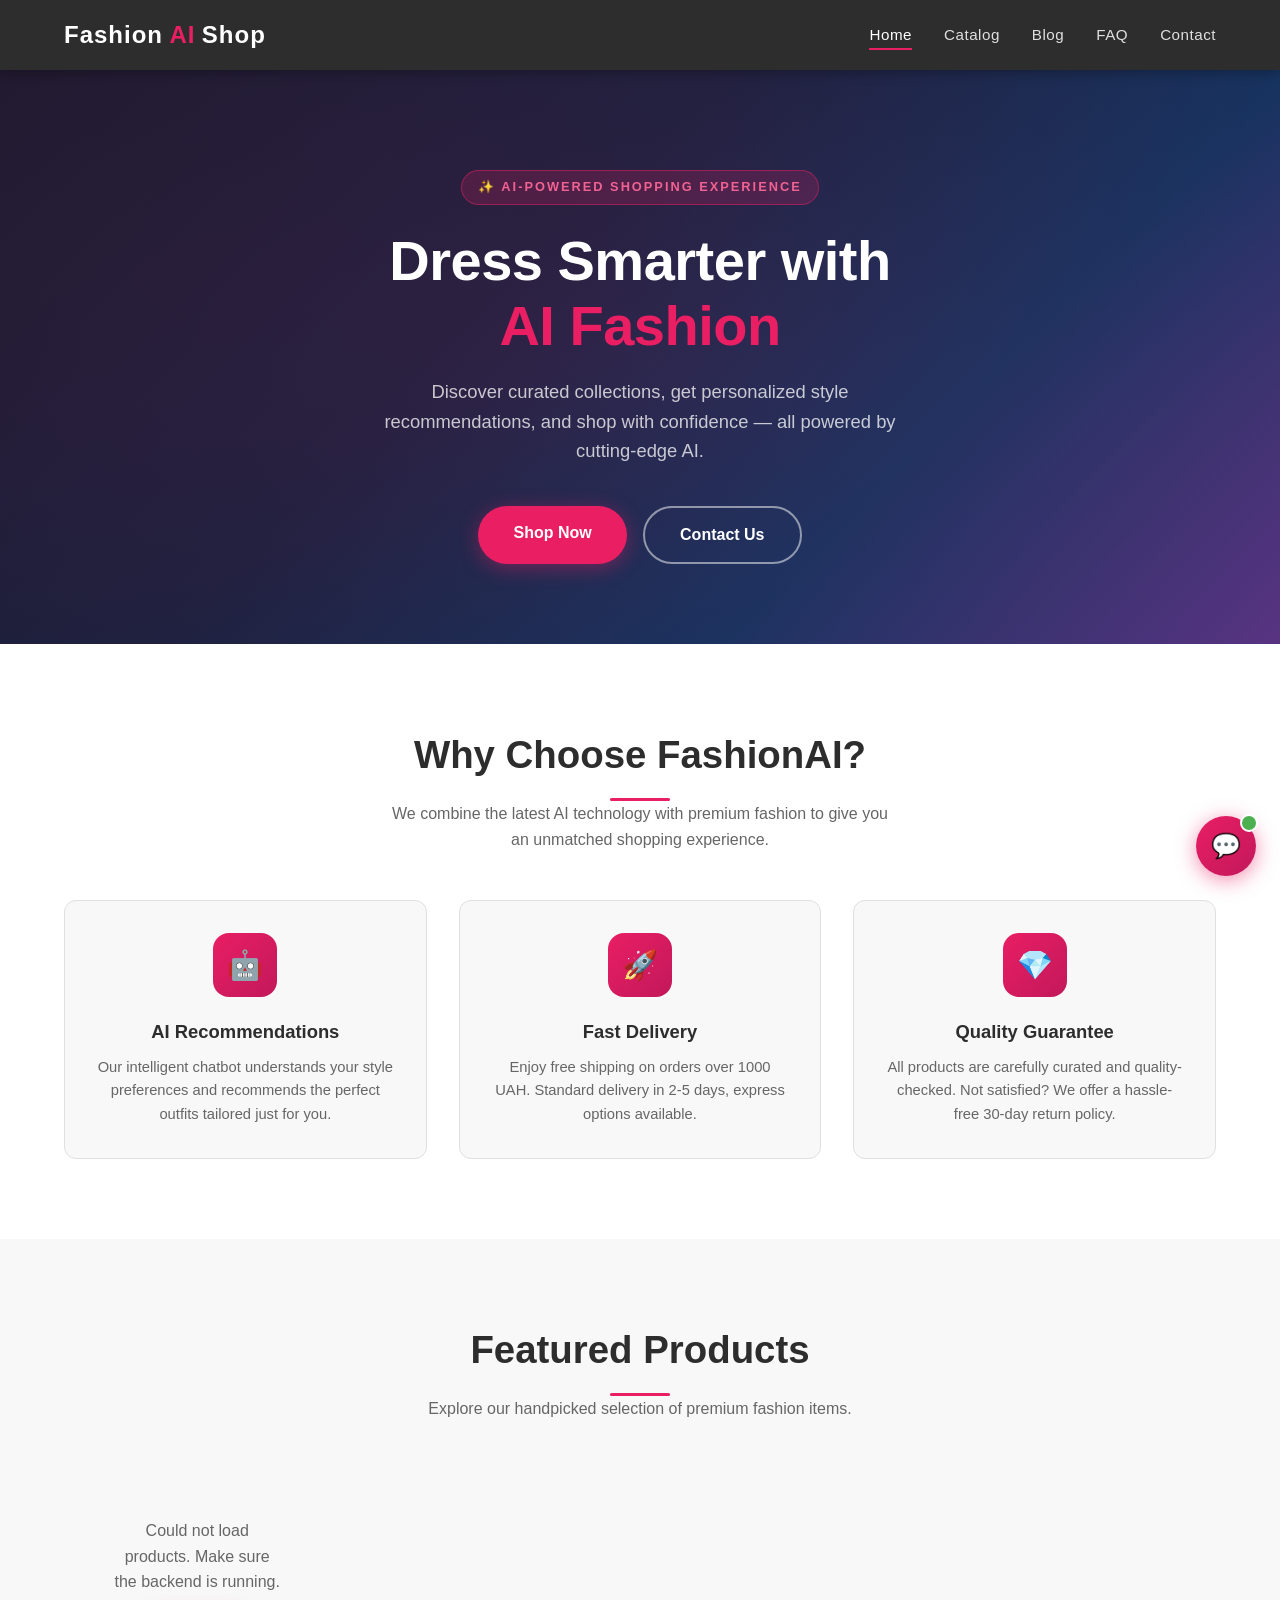
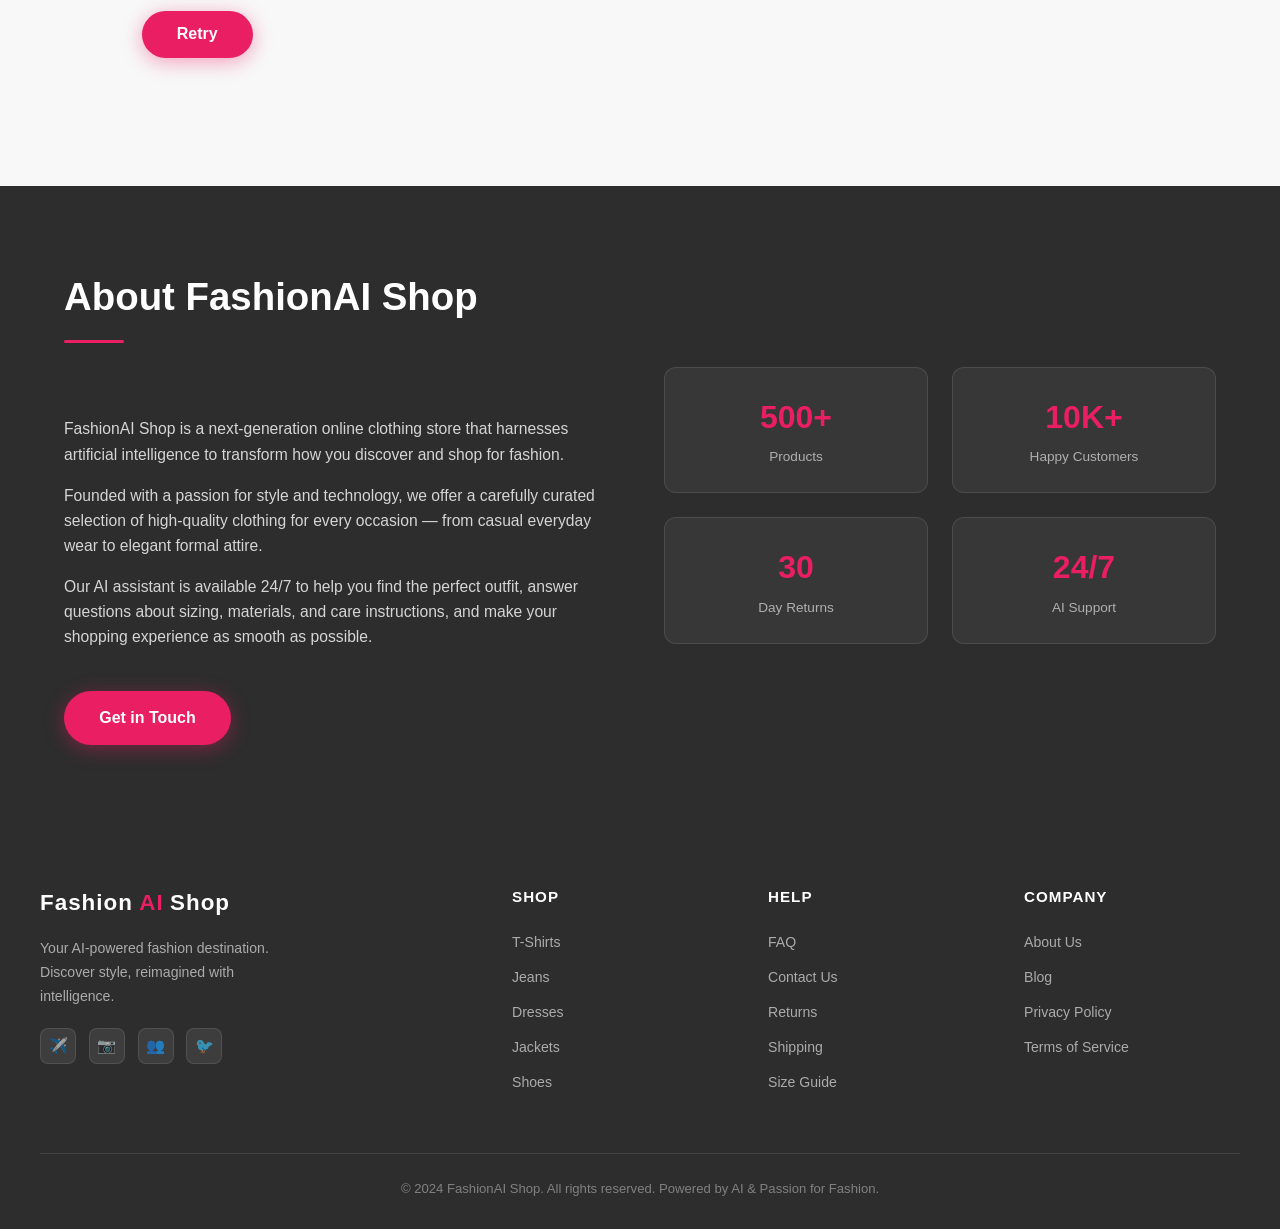
<file: web/index.html>
<!DOCTYPE html>
<html lang="en">
<head>
  <meta charset="UTF-8" />
  <meta name="viewport" content="width=device-width, initial-scale=1.0" />
  <meta name="description" content="FashionAI Shop — AI-powered online clothing store with curated collections, fast delivery, and smart recommendations." />
  <title>FashionAI Shop — AI-Powered Fashion Store</title>
  <link rel="stylesheet" href="css/style.css" />
  <link rel="icon" href="data:image/svg+xml,<svg xmlns='http://www.w3.org/2000/svg' viewBox='0 0 100 100'><text y='.9em' font-size='90'>👗</text></svg>" />
</head>
<body>

  <!-- ─── HEADER ─────────────────────────────────────── -->
  <header>
    <nav class="navbar">
      <a href="index.html" class="nav-logo">Fashion<span>AI</span> Shop</a>
      <button class="hamburger" aria-label="Toggle navigation" aria-expanded="false">
        <span></span><span></span><span></span>
      </button>
      <ul class="nav-links">
        <li><a href="index.html">Home</a></li>
        <li><a href="index.html#products">Catalog</a></li>
        <li><a href="blog.html">Blog</a></li>
        <li><a href="faq.html">FAQ</a></li>
        <li><a href="contact.html">Contact</a></li>
      </ul>
    </nav>
  </header>

  <main>

    <!-- ─── HERO ───────────────────────────────────────── -->
    <section class="hero">
      <div class="hero-content">
        <div class="hero-badge">✨ AI-Powered Shopping Experience</div>
        <h1>
          Dress Smarter with<br>
          <span class="highlight">AI Fashion</span>
        </h1>
        <p>
          Discover curated collections, get personalized style recommendations,
          and shop with confidence — all powered by cutting-edge AI.
        </p>
        <div class="hero-buttons">
          <a href="#products" class="btn btn-primary">Shop Now</a>
          <a href="contact.html" class="btn btn-outline">Contact Us</a>
        </div>
      </div>
    </section>

    <!-- ─── FEATURES ──────────────────────────────────── -->
    <section class="features">
      <div class="container">
        <div class="section-header">
          <h2>Why Choose FashionAI?</h2>
          <div class="section-divider"></div>
          <p>We combine the latest AI technology with premium fashion to give you an unmatched shopping experience.</p>
        </div>
        <div class="features-grid">
          <div class="feature-card">
            <div class="feature-icon">🤖</div>
            <h3>AI Recommendations</h3>
            <p>Our intelligent chatbot understands your style preferences and recommends the perfect outfits tailored just for you.</p>
          </div>
          <div class="feature-card">
            <div class="feature-icon">🚀</div>
            <h3>Fast Delivery</h3>
            <p>Enjoy free shipping on orders over 1000 UAH. Standard delivery in 2-5 days, express options available.</p>
          </div>
          <div class="feature-card">
            <div class="feature-icon">💎</div>
            <h3>Quality Guarantee</h3>
            <p>All products are carefully curated and quality-checked. Not satisfied? We offer a hassle-free 30-day return policy.</p>
          </div>
        </div>
      </div>
    </section>

    <!-- ─── PRODUCTS ──────────────────────────────────── -->
    <section class="products" id="products">
      <div class="container">
        <div class="section-header">
          <h2>Featured Products</h2>
          <div class="section-divider"></div>
          <p>Explore our handpicked selection of premium fashion items.</p>
        </div>
        <div class="products-grid" id="products-grid">
          <div class="loading">
            <div class="spinner"></div>
            <p>Loading products...</p>
          </div>
        </div>
      </div>
    </section>

    <!-- ─── ABOUT ──────────────────────────────────────── -->
    <section class="about">
      <div class="container">
        <div class="about-content">
          <div class="about-text">
            <div class="section-header" style="text-align:left;">
              <h2>About FashionAI Shop</h2>
              <div class="section-divider" style="margin:0.8rem 0 0;"></div>
            </div>
            <br>
            <p>
              FashionAI Shop is a next-generation online clothing store that harnesses
              artificial intelligence to transform how you discover and shop for fashion.
            </p>
            <p>
              Founded with a passion for style and technology, we offer a carefully curated
              selection of high-quality clothing for every occasion — from casual everyday
              wear to elegant formal attire.
            </p>
            <p>
              Our AI assistant is available 24/7 to help you find the perfect outfit, answer
              questions about sizing, materials, and care instructions, and make your shopping
              experience as smooth as possible.
            </p>
            <br>
            <a href="contact.html" class="btn btn-primary">Get in Touch</a>
          </div>
          <div class="about-stats">
            <div class="stat-card">
              <span class="stat-number">500+</span>
              <span class="stat-label">Products</span>
            </div>
            <div class="stat-card">
              <span class="stat-number">10K+</span>
              <span class="stat-label">Happy Customers</span>
            </div>
            <div class="stat-card">
              <span class="stat-number">30</span>
              <span class="stat-label">Day Returns</span>
            </div>
            <div class="stat-card">
              <span class="stat-number">24/7</span>
              <span class="stat-label">AI Support</span>
            </div>
          </div>
        </div>
      </div>
    </section>

  </main>

  <!-- ─── FOOTER ─────────────────────────────────────── -->
  <footer>
    <div class="footer-grid">
      <div class="footer-brand">
        <a href="index.html" class="nav-logo">Fashion<span>AI</span> Shop</a>
        <p>Your AI-powered fashion destination. Discover style, reimagined with intelligence.</p>
        <div class="footer-social">
          <a href="#" class="social-link" title="Telegram">✈️</a>
          <a href="#" class="social-link" title="Instagram">📷</a>
          <a href="#" class="social-link" title="Facebook">👥</a>
          <a href="#" class="social-link" title="Twitter">🐦</a>
        </div>
      </div>
      <div class="footer-col">
        <h4>Shop</h4>
        <ul>
          <li><a href="index.html#products">T-Shirts</a></li>
          <li><a href="index.html#products">Jeans</a></li>
          <li><a href="index.html#products">Dresses</a></li>
          <li><a href="index.html#products">Jackets</a></li>
          <li><a href="index.html#products">Shoes</a></li>
        </ul>
      </div>
      <div class="footer-col">
        <h4>Help</h4>
        <ul>
          <li><a href="faq.html">FAQ</a></li>
          <li><a href="contact.html">Contact Us</a></li>
          <li><a href="faq.html#returns">Returns</a></li>
          <li><a href="faq.html#shipping">Shipping</a></li>
          <li><a href="faq.html#sizing">Size Guide</a></li>
        </ul>
      </div>
      <div class="footer-col">
        <h4>Company</h4>
        <ul>
          <li><a href="index.html#about">About Us</a></li>
          <li><a href="blog.html">Blog</a></li>
          <li><a href="#">Privacy Policy</a></li>
          <li><a href="#">Terms of Service</a></li>
        </ul>
      </div>
    </div>
    <div class="footer-bottom">
      <p>&copy; 2024 FashionAI Shop. All rights reserved. Powered by AI &amp; Passion for Fashion.</p>
    </div>
  </footer>

  <script src="js/main.js"></script>
  <script src="js/chatbot.js"></script>
</body>
</html>
</file>
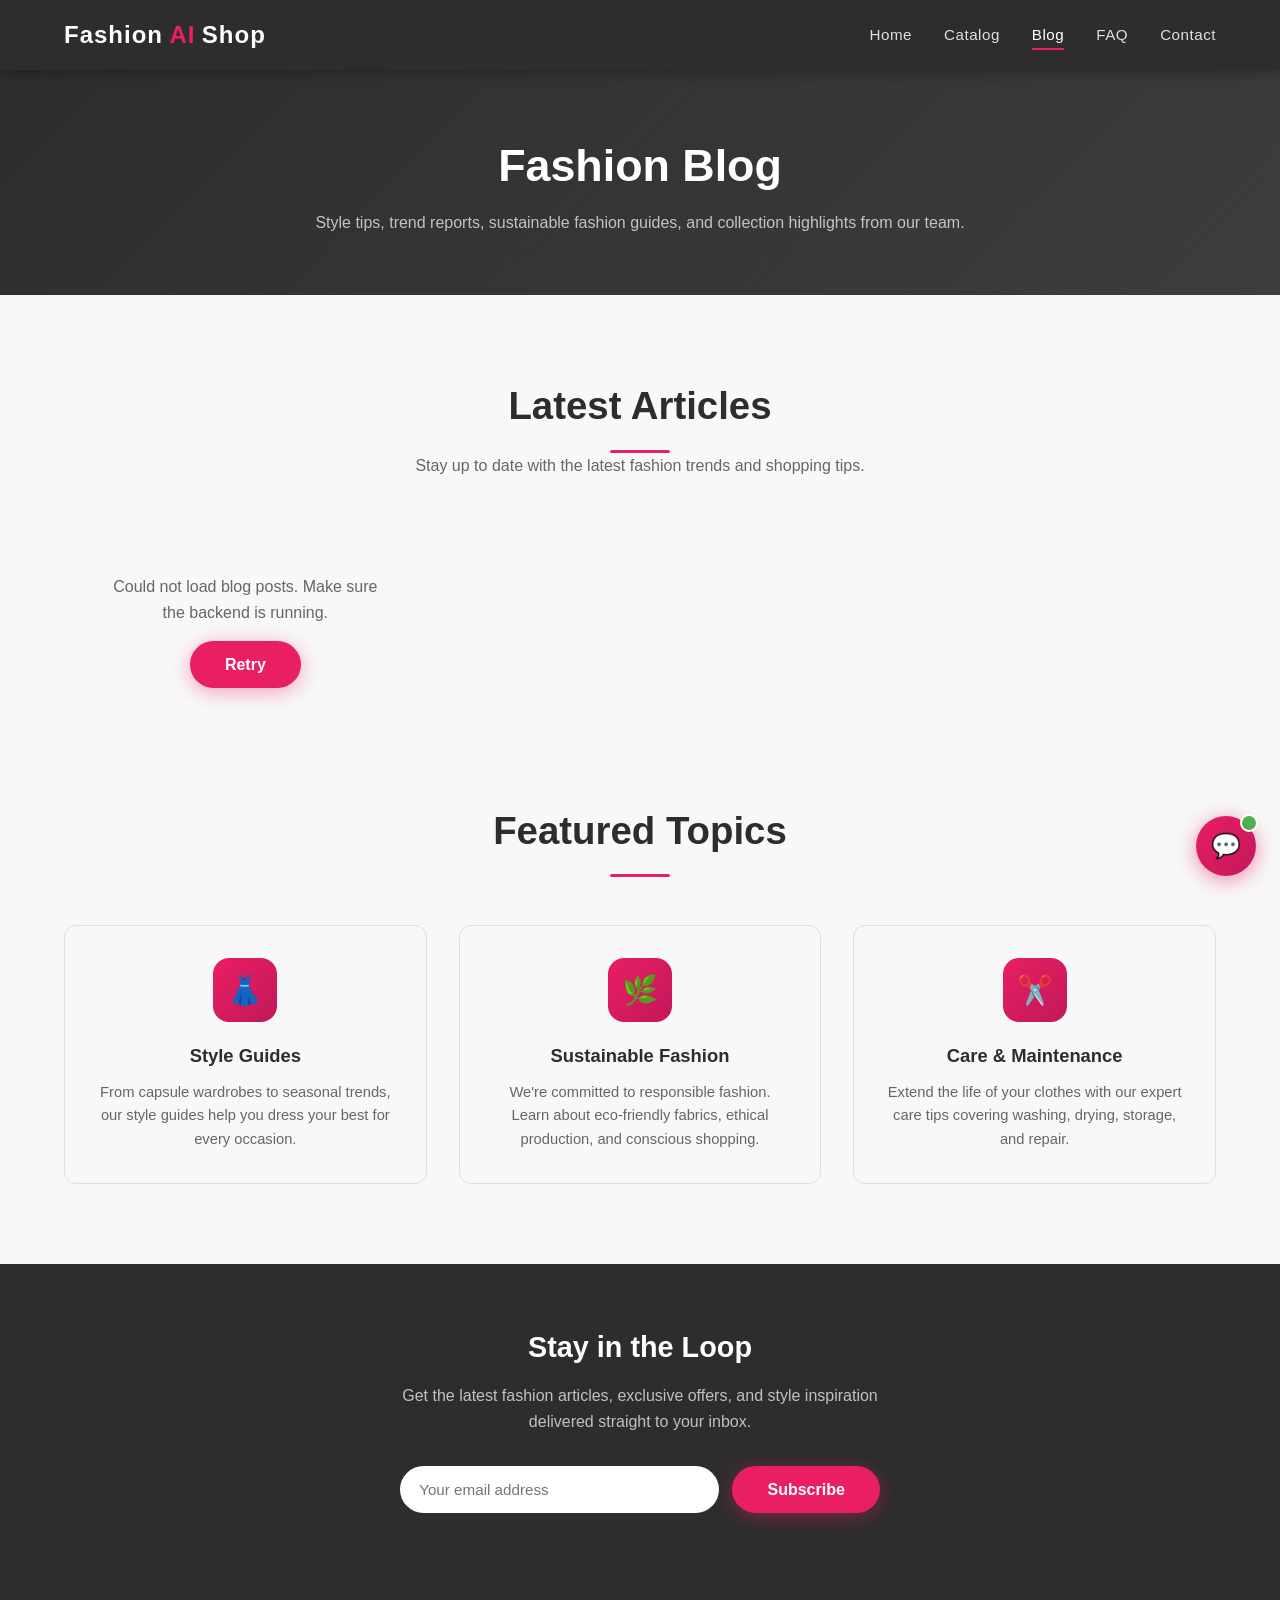
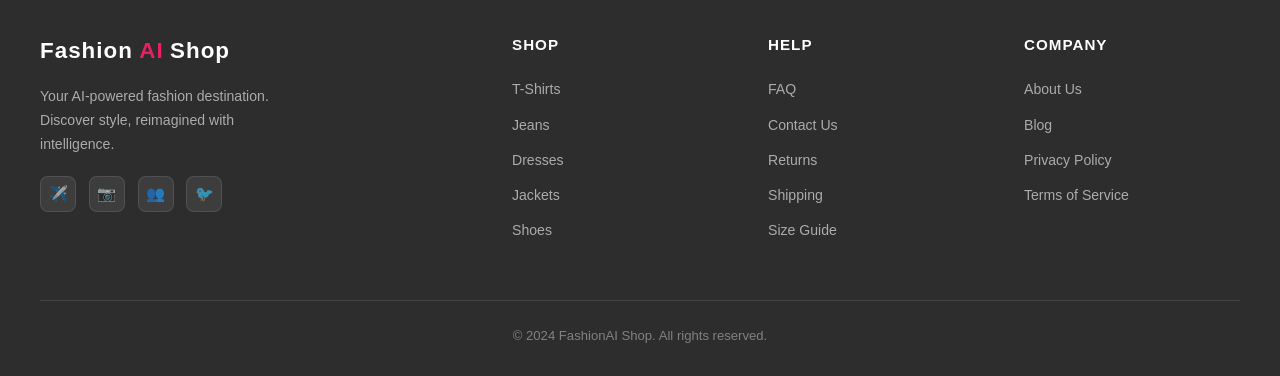
<file: web/blog.html>
<!DOCTYPE html>
<html lang="en">
<head>
  <meta charset="UTF-8" />
  <meta name="viewport" content="width=device-width, initial-scale=1.0" />
  <meta name="description" content="FashionAI Shop Blog — Style tips, fashion news, collection highlights, and sustainable fashion guides." />
  <title>Fashion Blog — FashionAI Shop</title>
  <link rel="stylesheet" href="css/style.css" />
  <link rel="icon" href="data:image/svg+xml,<svg xmlns='http://www.w3.org/2000/svg' viewBox='0 0 100 100'><text y='.9em' font-size='90'>👗</text></svg>" />
</head>
<body>

  <!-- ─── HEADER ─────────────────────────────────────── -->
  <header>
    <nav class="navbar">
      <a href="index.html" class="nav-logo">Fashion<span>AI</span> Shop</a>
      <button class="hamburger" aria-label="Toggle navigation">
        <span></span><span></span><span></span>
      </button>
      <ul class="nav-links">
        <li><a href="index.html">Home</a></li>
        <li><a href="index.html#products">Catalog</a></li>
        <li><a href="blog.html" class="active">Blog</a></li>
        <li><a href="faq.html">FAQ</a></li>
        <li><a href="contact.html">Contact</a></li>
      </ul>
    </nav>
  </header>

  <main>

    <!-- ─── PAGE HERO ─────────────────────────────────── -->
    <section class="page-hero">
      <div class="container">
        <h1>Fashion Blog</h1>
        <p>Style tips, trend reports, sustainable fashion guides, and collection highlights from our team.</p>
      </div>
    </section>

    <!-- ─── BLOG CONTENT ──────────────────────────────── -->
    <section class="blog-section">
      <div class="container">
        <div class="section-header">
          <h2>Latest Articles</h2>
          <div class="section-divider"></div>
          <p>Stay up to date with the latest fashion trends and shopping tips.</p>
        </div>

        <div class="blog-grid" id="blog-grid">
          <div class="loading">
            <div class="spinner"></div>
            <p>Loading articles...</p>
          </div>
        </div>

        <!-- Static featured articles as fallback / additional content -->
        <div style="margin-top: 4rem;">
          <div class="section-header">
            <h2>Featured Topics</h2>
            <div class="section-divider"></div>
          </div>
          <div class="features-grid" style="margin-top: 2rem;">
            <div class="feature-card">
              <div class="feature-icon">👗</div>
              <h3>Style Guides</h3>
              <p>From capsule wardrobes to seasonal trends, our style guides help you dress your best for every occasion.</p>
            </div>
            <div class="feature-card">
              <div class="feature-icon">🌿</div>
              <h3>Sustainable Fashion</h3>
              <p>We're committed to responsible fashion. Learn about eco-friendly fabrics, ethical production, and conscious shopping.</p>
            </div>
            <div class="feature-card">
              <div class="feature-icon">✂️</div>
              <h3>Care &amp; Maintenance</h3>
              <p>Extend the life of your clothes with our expert care tips covering washing, drying, storage, and repair.</p>
            </div>
          </div>
        </div>

      </div>
    </section>

    <!-- ─── NEWSLETTER CTA ──────────────────────────── -->
    <section style="background: var(--primary); padding: 60px 1.5rem; text-align: center;">
      <div class="container">
        <h2 style="color: white; font-size: 1.8rem; margin-bottom: 0.8rem;">Stay in the Loop</h2>
        <p style="color: rgba(255,255,255,0.7); margin-bottom: 2rem; max-width: 480px; margin-left: auto; margin-right: auto;">
          Get the latest fashion articles, exclusive offers, and style inspiration delivered straight to your inbox.
        </p>
        <div style="display: flex; gap: 0.8rem; justify-content: center; flex-wrap: wrap; max-width: 480px; margin: 0 auto;">
          <input
            type="email"
            placeholder="Your email address"
            style="flex: 1; min-width: 220px; padding: 0.85rem 1.2rem; border-radius: 50px; border: none; font-size: 0.95rem; outline: none;"
          />
          <button
            class="btn btn-primary"
            onclick="alert('Thank you for subscribing! Check your inbox for a confirmation email.')"
          >Subscribe</button>
        </div>
      </div>
    </section>

  </main>

  <!-- ─── FOOTER ─────────────────────────────────────── -->
  <footer>
    <div class="footer-grid">
      <div class="footer-brand">
        <a href="index.html" class="nav-logo">Fashion<span>AI</span> Shop</a>
        <p>Your AI-powered fashion destination. Discover style, reimagined with intelligence.</p>
        <div class="footer-social">
          <a href="#" class="social-link">✈️</a>
          <a href="#" class="social-link">📷</a>
          <a href="#" class="social-link">👥</a>
          <a href="#" class="social-link">🐦</a>
        </div>
      </div>
      <div class="footer-col">
        <h4>Shop</h4>
        <ul>
          <li><a href="index.html#products">T-Shirts</a></li>
          <li><a href="index.html#products">Jeans</a></li>
          <li><a href="index.html#products">Dresses</a></li>
          <li><a href="index.html#products">Jackets</a></li>
          <li><a href="index.html#products">Shoes</a></li>
        </ul>
      </div>
      <div class="footer-col">
        <h4>Help</h4>
        <ul>
          <li><a href="faq.html">FAQ</a></li>
          <li><a href="contact.html">Contact Us</a></li>
          <li><a href="faq.html#returns">Returns</a></li>
          <li><a href="faq.html#shipping">Shipping</a></li>
          <li><a href="faq.html#sizing">Size Guide</a></li>
        </ul>
      </div>
      <div class="footer-col">
        <h4>Company</h4>
        <ul>
          <li><a href="index.html#about">About Us</a></li>
          <li><a href="blog.html">Blog</a></li>
          <li><a href="#">Privacy Policy</a></li>
          <li><a href="#">Terms of Service</a></li>
        </ul>
      </div>
    </div>
    <div class="footer-bottom">
      <p>&copy; 2024 FashionAI Shop. All rights reserved.</p>
    </div>
  </footer>

  <script src="js/main.js"></script>
  <script src="js/chatbot.js"></script>
</body>
</html>
</file>
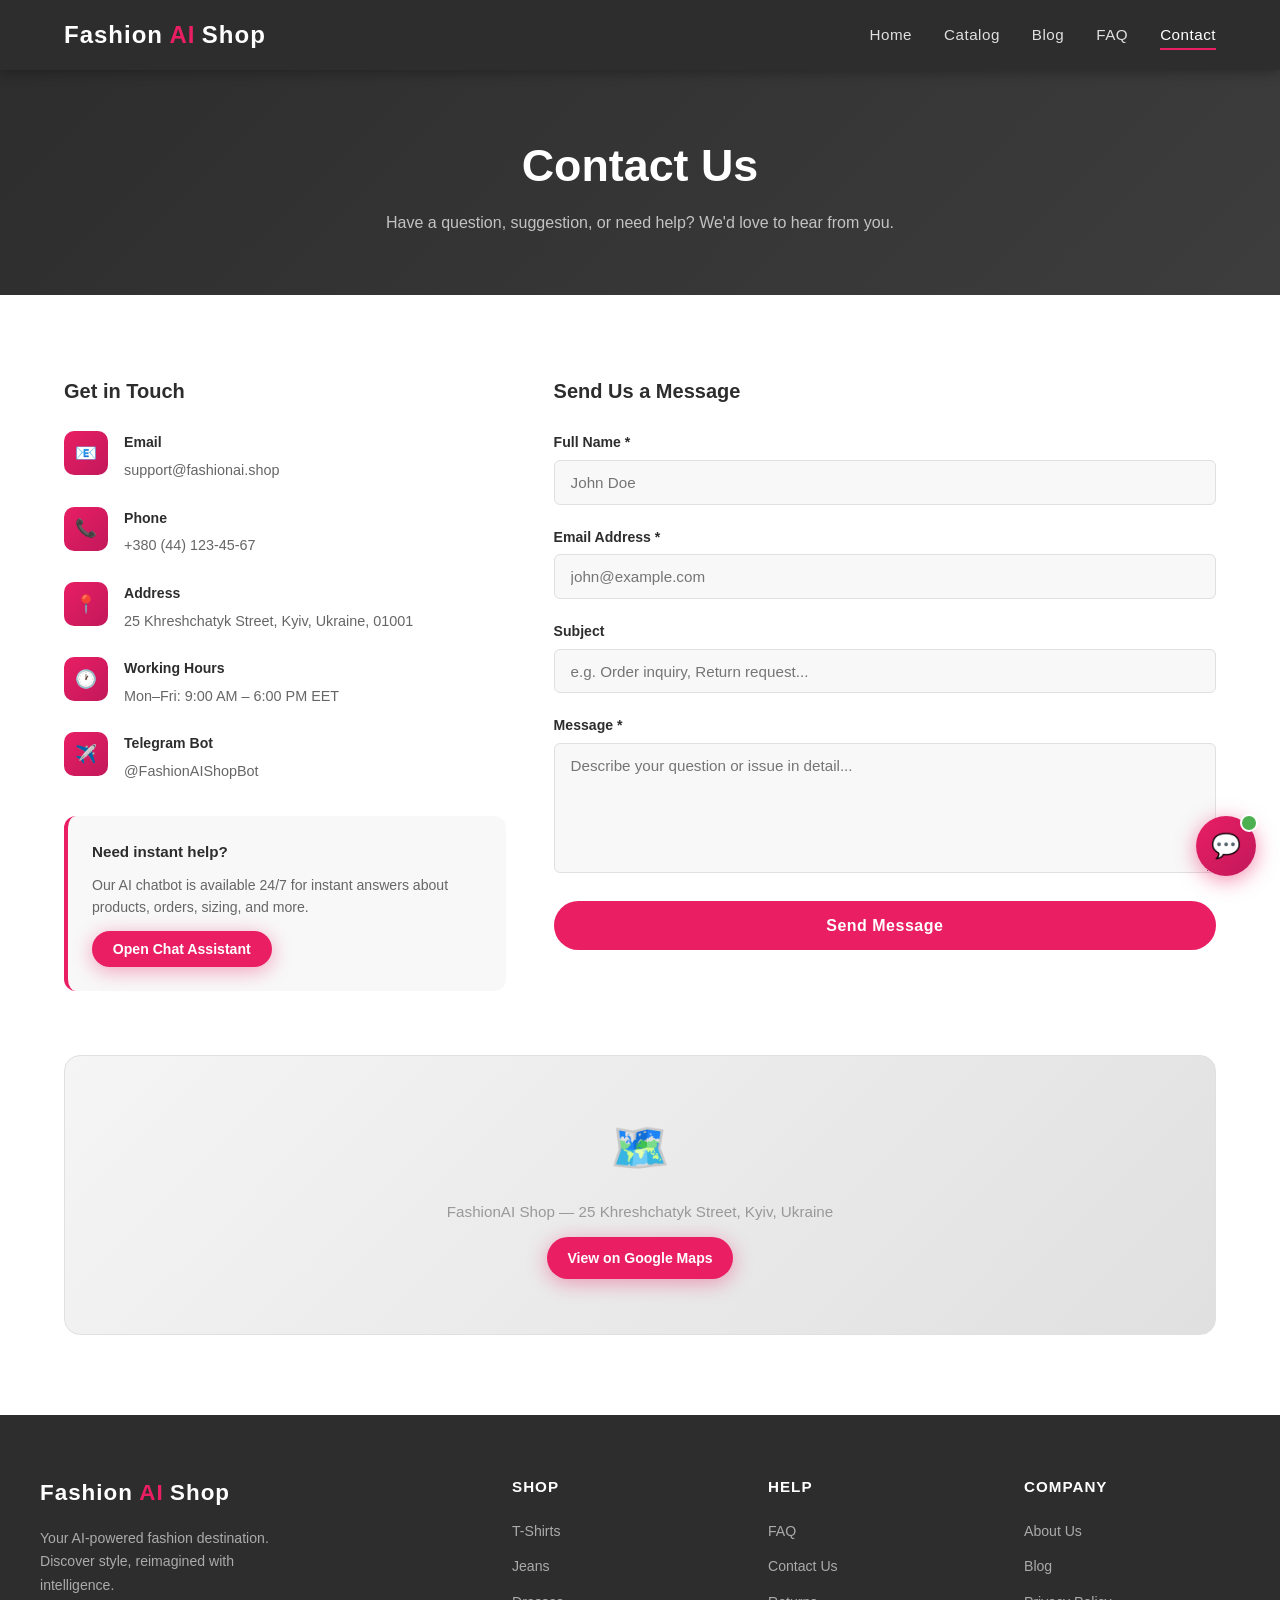
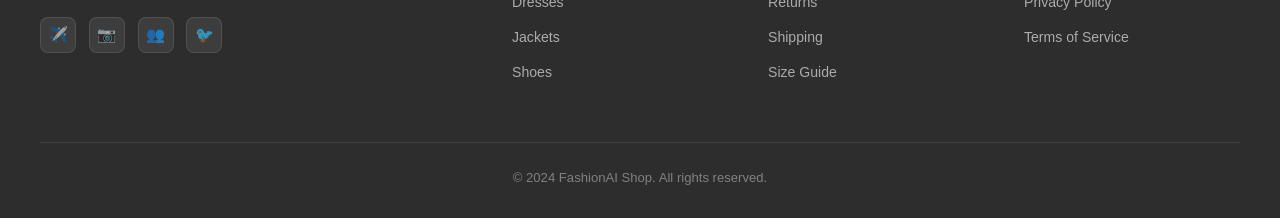
<file: web/contact.html>
<!DOCTYPE html>
<html lang="en">
<head>
  <meta charset="UTF-8" />
  <meta name="viewport" content="width=device-width, initial-scale=1.0" />
  <meta name="description" content="Contact FashionAI Shop — Get in touch with our support team for help with orders, returns, and general inquiries." />
  <title>Contact Us — FashionAI Shop</title>
  <link rel="stylesheet" href="css/style.css" />
  <link rel="icon" href="data:image/svg+xml,<svg xmlns='http://www.w3.org/2000/svg' viewBox='0 0 100 100'><text y='.9em' font-size='90'>👗</text></svg>" />
</head>
<body>

  <!-- ─── HEADER ─────────────────────────────────────── -->
  <header>
    <nav class="navbar">
      <a href="index.html" class="nav-logo">Fashion<span>AI</span> Shop</a>
      <button class="hamburger" aria-label="Toggle navigation">
        <span></span><span></span><span></span>
      </button>
      <ul class="nav-links">
        <li><a href="index.html">Home</a></li>
        <li><a href="index.html#products">Catalog</a></li>
        <li><a href="blog.html">Blog</a></li>
        <li><a href="faq.html">FAQ</a></li>
        <li><a href="contact.html" class="active">Contact</a></li>
      </ul>
    </nav>
  </header>

  <main>

    <!-- ─── PAGE HERO ─────────────────────────────────── -->
    <section class="page-hero">
      <div class="container">
        <h1>Contact Us</h1>
        <p>Have a question, suggestion, or need help? We'd love to hear from you.</p>
      </div>
    </section>

    <!-- ─── CONTACT CONTENT ───────────────────────────── -->
    <section class="contact-section">
      <div class="container">
        <div class="contact-layout">

          <!-- ─── Contact Info Sidebar ─── -->
          <div class="contact-info">
            <h3>Get in Touch</h3>

            <div class="contact-info-item">
              <div class="contact-info-icon">📧</div>
              <div class="contact-info-text">
                <strong>Email</strong>
                <span>support@fashionai.shop</span>
              </div>
            </div>

            <div class="contact-info-item">
              <div class="contact-info-icon">📞</div>
              <div class="contact-info-text">
                <strong>Phone</strong>
                <span>+380 (44) 123-45-67</span>
              </div>
            </div>

            <div class="contact-info-item">
              <div class="contact-info-icon">📍</div>
              <div class="contact-info-text">
                <strong>Address</strong>
                <span>25 Khreshchatyk Street, Kyiv, Ukraine, 01001</span>
              </div>
            </div>

            <div class="contact-info-item">
              <div class="contact-info-icon">🕐</div>
              <div class="contact-info-text">
                <strong>Working Hours</strong>
                <span>Mon–Fri: 9:00 AM – 6:00 PM EET</span>
              </div>
            </div>

            <div class="contact-info-item">
              <div class="contact-info-icon">✈️</div>
              <div class="contact-info-text">
                <strong>Telegram Bot</strong>
                <span>@FashionAIShopBot</span>
              </div>
            </div>

            <div style="margin-top: 2rem; padding: 1.5rem; background: #f8f8f8; border-radius: 12px; border-left: 4px solid #e91e63;">
              <h4 style="font-size: 0.95rem; color: #2d2d2d; margin-bottom: 0.6rem;">Need instant help?</h4>
              <p style="font-size: 0.88rem; color: #666; margin-bottom: 0.8rem;">
                Our AI chatbot is available 24/7 for instant answers about products, orders, sizing, and more.
              </p>
              <button
                class="btn btn-primary"
                style="font-size: 0.88rem; padding: 0.6rem 1.3rem;"
                onclick="if(window.chatbot) window.chatbot.open(); else alert('Chat loading...');"
              >
                Open Chat Assistant
              </button>
            </div>
          </div>

          <!-- ─── Contact Form ─── -->
          <div class="contact-form-wrapper">
            <h3>Send Us a Message</h3>

            <div class="form-success" id="form-success">
              Your message has been sent successfully! We'll get back to you within 24 hours.
            </div>

            <form id="contact-form" novalidate>
              <div class="form-group">
                <label for="contact-name">Full Name *</label>
                <input
                  type="text"
                  id="contact-name"
                  name="name"
                  placeholder="John Doe"
                  autocomplete="name"
                  required
                />
                <span class="form-error" id="name-error"></span>
              </div>

              <div class="form-group">
                <label for="contact-email">Email Address *</label>
                <input
                  type="email"
                  id="contact-email"
                  name="email"
                  placeholder="john@example.com"
                  autocomplete="email"
                  required
                />
                <span class="form-error" id="email-error"></span>
              </div>

              <div class="form-group">
                <label for="contact-subject">Subject</label>
                <input
                  type="text"
                  id="contact-subject"
                  name="subject"
                  placeholder="e.g. Order inquiry, Return request..."
                />
              </div>

              <div class="form-group">
                <label for="contact-message">Message *</label>
                <textarea
                  id="contact-message"
                  name="message"
                  placeholder="Describe your question or issue in detail..."
                  required
                ></textarea>
                <span class="form-error" id="message-error"></span>
              </div>

              <button type="submit" class="btn-submit">
                Send Message
              </button>
            </form>
          </div>

        </div>

        <!-- ─── Map placeholder ─── -->
        <div style="margin-top: 4rem;">
          <div style="
            width: 100%;
            height: 280px;
            background: linear-gradient(135deg, #f5f5f5, #e0e0e0);
            border-radius: 16px;
            display: flex;
            flex-direction: column;
            align-items: center;
            justify-content: center;
            border: 1px solid #e0e0e0;
            gap: 0.8rem;
          ">
            <span style="font-size: 3rem;">🗺️</span>
            <p style="color: #999; font-size: 0.95rem;">
              FashionAI Shop — 25 Khreshchatyk Street, Kyiv, Ukraine
            </p>
            <a
              href="https://maps.google.com/?q=Khreshchatyk+25+Kyiv+Ukraine"
              target="_blank"
              rel="noopener noreferrer"
              class="btn btn-primary"
              style="font-size: 0.88rem; padding: 0.6rem 1.3rem;"
            >
              View on Google Maps
            </a>
          </div>
        </div>

      </div>
    </section>

  </main>

  <!-- ─── FOOTER ─────────────────────────────────────── -->
  <footer>
    <div class="footer-grid">
      <div class="footer-brand">
        <a href="index.html" class="nav-logo">Fashion<span>AI</span> Shop</a>
        <p>Your AI-powered fashion destination. Discover style, reimagined with intelligence.</p>
        <div class="footer-social">
          <a href="#" class="social-link">✈️</a>
          <a href="#" class="social-link">📷</a>
          <a href="#" class="social-link">👥</a>
          <a href="#" class="social-link">🐦</a>
        </div>
      </div>
      <div class="footer-col">
        <h4>Shop</h4>
        <ul>
          <li><a href="index.html#products">T-Shirts</a></li>
          <li><a href="index.html#products">Jeans</a></li>
          <li><a href="index.html#products">Dresses</a></li>
          <li><a href="index.html#products">Jackets</a></li>
          <li><a href="index.html#products">Shoes</a></li>
        </ul>
      </div>
      <div class="footer-col">
        <h4>Help</h4>
        <ul>
          <li><a href="faq.html">FAQ</a></li>
          <li><a href="contact.html">Contact Us</a></li>
          <li><a href="faq.html#returns">Returns</a></li>
          <li><a href="faq.html#shipping">Shipping</a></li>
          <li><a href="faq.html#sizing">Size Guide</a></li>
        </ul>
      </div>
      <div class="footer-col">
        <h4>Company</h4>
        <ul>
          <li><a href="index.html#about">About Us</a></li>
          <li><a href="blog.html">Blog</a></li>
          <li><a href="#">Privacy Policy</a></li>
          <li><a href="#">Terms of Service</a></li>
        </ul>
      </div>
    </div>
    <div class="footer-bottom">
      <p>&copy; 2024 FashionAI Shop. All rights reserved.</p>
    </div>
  </footer>

  <script src="js/main.js"></script>
  <script src="js/chatbot.js"></script>
</body>
</html>
</file>
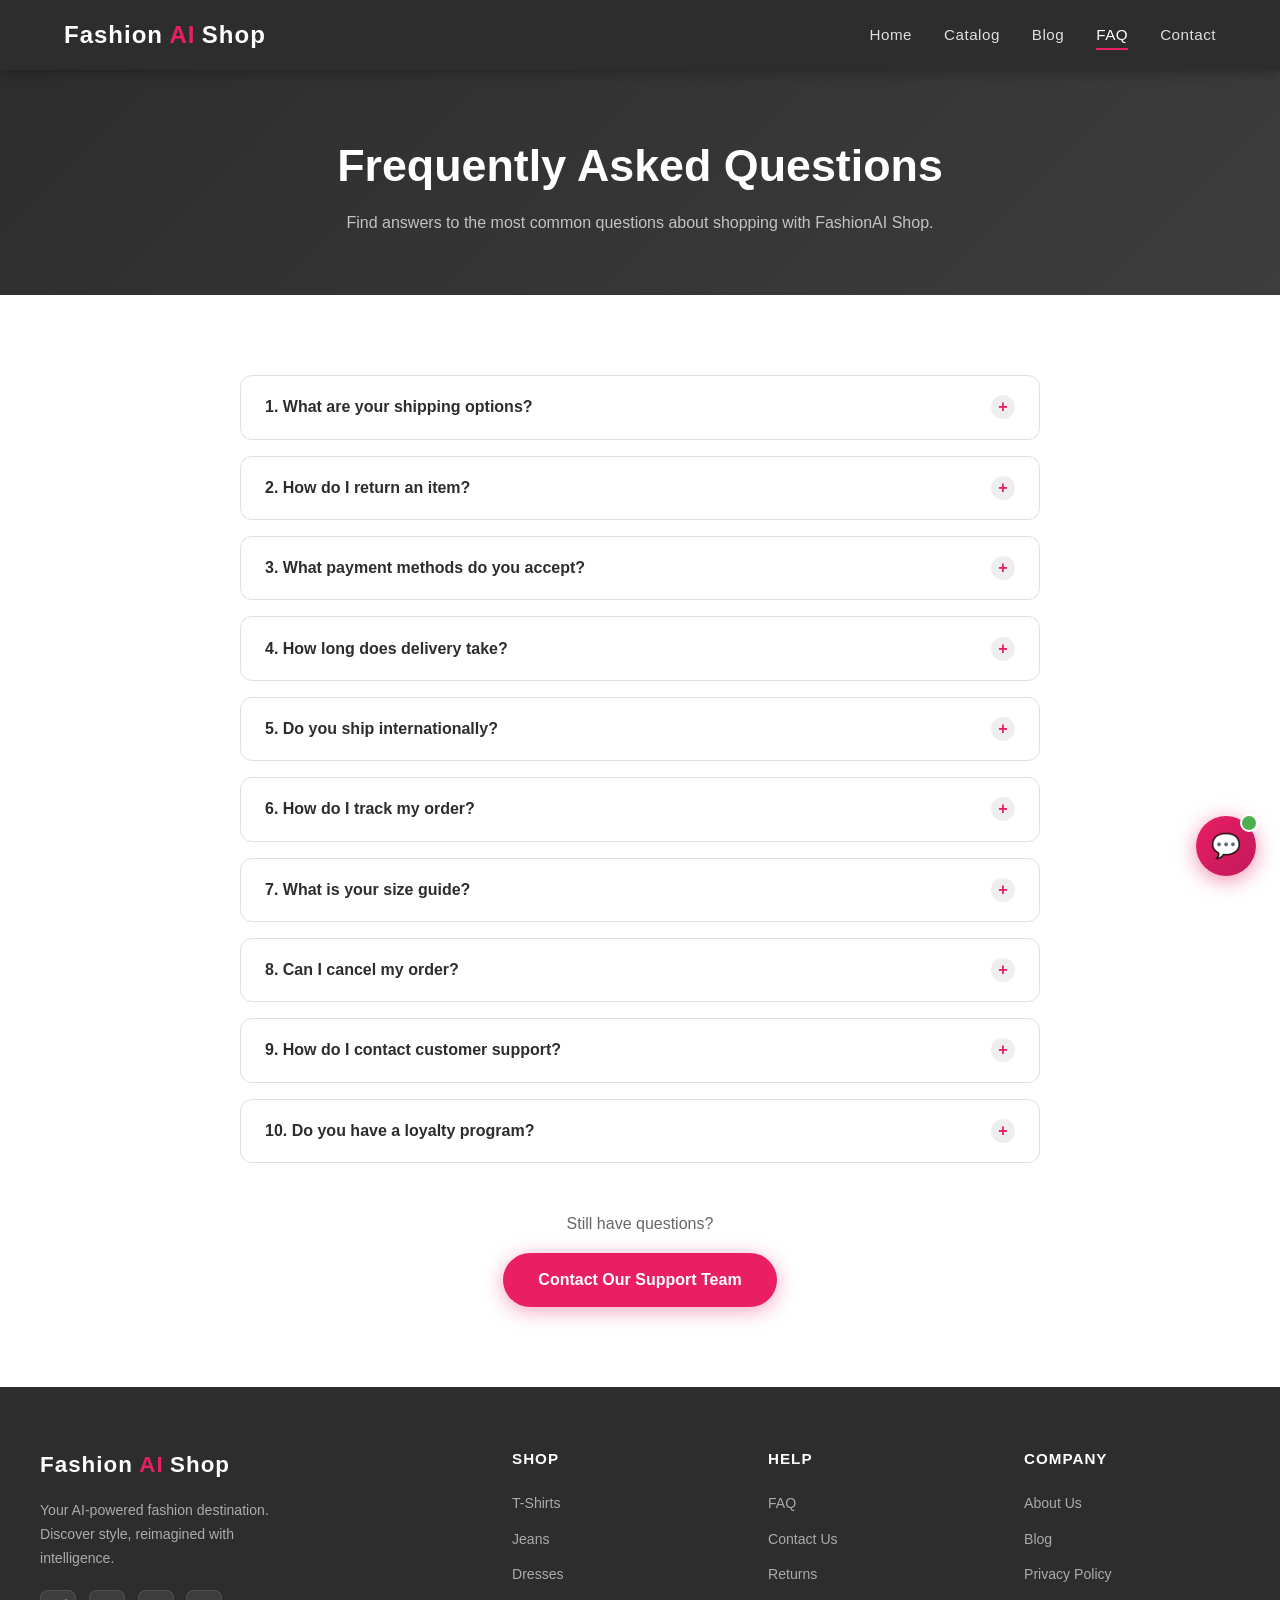
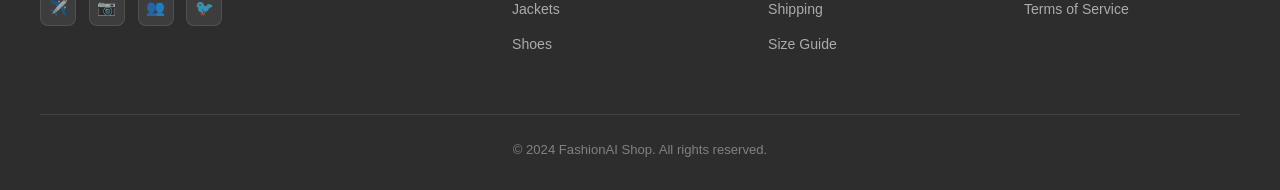
<file: web/faq.html>
<!DOCTYPE html>
<html lang="en">
<head>
  <meta charset="UTF-8" />
  <meta name="viewport" content="width=device-width, initial-scale=1.0" />
  <meta name="description" content="Frequently asked questions about FashionAI Shop — shipping, returns, payments, sizing and more." />
  <title>FAQ — FashionAI Shop</title>
  <link rel="stylesheet" href="css/style.css" />
  <link rel="icon" href="data:image/svg+xml,<svg xmlns='http://www.w3.org/2000/svg' viewBox='0 0 100 100'><text y='.9em' font-size='90'>👗</text></svg>" />
</head>
<body>

  <!-- ─── HEADER ─────────────────────────────────────── -->
  <header>
    <nav class="navbar">
      <a href="index.html" class="nav-logo">Fashion<span>AI</span> Shop</a>
      <button class="hamburger" aria-label="Toggle navigation">
        <span></span><span></span><span></span>
      </button>
      <ul class="nav-links">
        <li><a href="index.html">Home</a></li>
        <li><a href="index.html#products">Catalog</a></li>
        <li><a href="blog.html">Blog</a></li>
        <li><a href="faq.html" class="active">FAQ</a></li>
        <li><a href="contact.html">Contact</a></li>
      </ul>
    </nav>
  </header>

  <main>

    <!-- ─── PAGE HERO ─────────────────────────────────── -->
    <section class="page-hero">
      <div class="container">
        <h1>Frequently Asked Questions</h1>
        <p>Find answers to the most common questions about shopping with FashionAI Shop.</p>
      </div>
    </section>

    <!-- ─── FAQ CONTENT ──────────────────────────────── -->
    <section class="faq" id="faq">
      <div class="container">
        <div class="faq-container">

          <!-- Q1: Shipping -->
          <div class="faq-item" id="shipping">
            <button class="faq-question">
              <span>1. What are your shipping options?</span>
              <span class="faq-icon">+</span>
            </button>
            <div class="faq-answer">
              <p>
                We offer two convenient shipping options for all orders:
                <br><br>
                <strong>Standard Delivery (2-5 business days)</strong> — This is our most popular option. Orders are processed within 24 hours and delivered to your door in 2-5 business days. Standard delivery is FREE on orders over 1,000 UAH. For orders below this threshold, a flat shipping fee of 79 UAH applies.
                <br><br>
                <strong>Express Delivery (1-2 business days)</strong> — Need your order urgently? Our express service guarantees delivery within 1-2 business days. Express shipping costs 150 UAH regardless of order size.
                <br><br>
                All orders come with full tracking so you can monitor your delivery in real time.
              </p>
            </div>
          </div>

          <!-- Q2: Returns -->
          <div class="faq-item" id="returns">
            <button class="faq-question">
              <span>2. How do I return an item?</span>
              <span class="faq-icon">+</span>
            </button>
            <div class="faq-answer">
              <p>
                We make returns simple and stress-free. Our <strong>30-day return policy</strong> means you have a full month from the date of delivery to return any item you're not completely satisfied with.
                <br><br>
                <strong>To initiate a return:</strong>
                <br>
                1. Contact our support team at support@fashionai.shop with your order number.<br>
                2. Pack the item securely in its original packaging (if possible).<br>
                3. Ensure the item is unworn, unwashed, and has all original tags attached.<br>
                4. Drop off the parcel at your nearest courier service.
                <br><br>
                <strong>Refund timeline:</strong> Once we receive and inspect the returned item, refunds are processed within 3-5 business days back to your original payment method.
                <br><br>
                Note: Sale items and customized products are non-refundable unless they are defective.
              </p>
            </div>
          </div>

          <!-- Q3: Payments -->
          <div class="faq-item">
            <button class="faq-question">
              <span>3. What payment methods do you accept?</span>
              <span class="faq-icon">+</span>
            </button>
            <div class="faq-answer">
              <p>
                FashionAI Shop accepts a wide variety of payment methods for your convenience:
                <br><br>
                <strong>Credit &amp; Debit Cards:</strong> Visa, Mastercard, and American Express are all accepted. Your card details are encrypted using SSL technology for maximum security.
                <br><br>
                <strong>PayPal:</strong> Pay securely using your PayPal account without sharing your financial information directly.
                <br><br>
                <strong>Telegram Payments:</strong> Shop directly through our Telegram bot and pay using integrated Telegram Payments — quick, secure, and convenient.
                <br><br>
                <strong>Bank Transfer:</strong> For larger orders, we also accept direct bank transfers. Contact support for banking details.
                <br><br>
                All transactions are secured with 256-bit SSL encryption. We never store your full card details on our servers.
              </p>
            </div>
          </div>

          <!-- Q4: Delivery Time -->
          <div class="faq-item">
            <button class="faq-question">
              <span>4. How long does delivery take?</span>
              <span class="faq-icon">+</span>
            </button>
            <div class="faq-answer">
              <p>
                Delivery times depend on your chosen shipping method and location:
                <br><br>
                <strong>Standard Delivery:</strong> 2-5 business days (most orders within Ukraine arrive in 2-3 days).<br>
                <strong>Express Delivery:</strong> 1-2 business days.<br>
                <strong>Remote Areas:</strong> Standard delivery to remote regions may take up to 7 business days.
                <br><br>
                <strong>Order Processing:</strong> All orders placed before 2:00 PM on business days are processed and dispatched the same day. Orders placed after 2:00 PM or on weekends are processed the next business day.
                <br><br>
                Once your order is shipped, you'll receive a tracking number via email and/or Telegram notification to monitor your delivery status in real time.
              </p>
            </div>
          </div>

          <!-- Q5: International Shipping -->
          <div class="faq-item">
            <button class="faq-question">
              <span>5. Do you ship internationally?</span>
              <span class="faq-icon">+</span>
            </button>
            <div class="faq-answer">
              <p>
                Currently, FashionAI Shop primarily ships within <strong>Ukraine</strong>. However, we are actively expanding our international shipping capabilities.
                <br><br>
                <strong>Currently available international destinations:</strong>
                <br>
                • Poland<br>
                • Germany<br>
                • France<br>
                • United Kingdom (post-Brexit customs may apply)
                <br><br>
                International shipping rates and times vary by destination. Typically, international orders take 7-14 business days. Customs duties and taxes may apply depending on your country's import regulations — these are the buyer's responsibility.
                <br><br>
                For international orders or if your country is not listed, please contact us at support@fashionai.shop and we'll do our best to accommodate you.
              </p>
            </div>
          </div>

          <!-- Q6: Track Order -->
          <div class="faq-item">
            <button class="faq-question">
              <span>6. How do I track my order?</span>
              <span class="faq-icon">+</span>
            </button>
            <div class="faq-answer">
              <p>
                Tracking your order is easy! Here's how:
                <br><br>
                <strong>Via Email:</strong> Once your order is shipped, you'll receive a confirmation email with your tracking number and a direct link to the carrier's tracking page.
                <br><br>
                <strong>Via Telegram Bot:</strong> If you purchased through our Telegram bot, you can use the /orders command to see your order status in real time.
                <br><br>
                <strong>Via Website:</strong> Log in to your account on our website and navigate to "My Orders" to view current order status and tracking information.
                <br><br>
                <strong>Via Support:</strong> You can also contact our support team at support@fashionai.shop with your order number and we'll provide an immediate update.
                <br><br>
                Tracking information is typically available within 24 hours of dispatch.
              </p>
            </div>
          </div>

          <!-- Q7: Size Guide -->
          <div class="faq-item" id="sizing">
            <button class="faq-question">
              <span>7. What is your size guide?</span>
              <span class="faq-icon">+</span>
            </button>
            <div class="faq-answer">
              <p>
                We want to make sure your clothes fit perfectly! Our sizes follow European/Ukrainian standard sizing.
                <br><br>
                <strong>Women's T-Shirts &amp; Tops:</strong><br>
                XS = EU 34 | S = EU 36 | M = EU 38 | L = EU 40 | XL = EU 42 | XXL = EU 44
                <br><br>
                <strong>Men's Shirts &amp; T-Shirts:</strong><br>
                XS = chest 86cm | S = 91cm | M = 96-101cm | L = 106-111cm | XL = 116cm | XXL = 122cm
                <br><br>
                <strong>Jeans &amp; Pants:</strong> Listed by waist/inseam measurements in cm.
                <br><br>
                <strong>Dresses:</strong> Follow women's top sizing.
                <br><br>
                <strong>Shoes:</strong> Listed in EU sizes. See the specific product page for shoe width options.
                <br><br>
                <strong>Not sure?</strong> Our AI chatbot (bottom-right corner) can help you find the right size based on your measurements!
              </p>
            </div>
          </div>

          <!-- Q8: Cancel Order -->
          <div class="faq-item">
            <button class="faq-question">
              <span>8. Can I cancel my order?</span>
              <span class="faq-icon">+</span>
            </button>
            <div class="faq-answer">
              <p>
                Yes, you can cancel your order — but the cancellation window is time-sensitive:
                <br><br>
                <strong>Before Processing (within 1 hour of placing the order):</strong> You can cancel freely with a full refund. Contact us immediately via support@fashionai.shop or through our Telegram bot.
                <br><br>
                <strong>After Processing but Before Dispatch:</strong> Cancellation may still be possible if the order hasn't been handed to the courier yet. Contact support urgently.
                <br><br>
                <strong>After Dispatch:</strong> Once your order has been shipped, it cannot be cancelled. However, you can return the item within 30 days of receiving it for a full refund (see our returns policy above).
                <br><br>
                To cancel, please include your order number, name, and reason for cancellation in your message to support@fashionai.shop.
              </p>
            </div>
          </div>

          <!-- Q9: Support -->
          <div class="faq-item">
            <button class="faq-question">
              <span>9. How do I contact customer support?</span>
              <span class="faq-icon">+</span>
            </button>
            <div class="faq-answer">
              <p>
                We're here to help! You can reach our customer support team through multiple channels:
                <br><br>
                <strong>AI Chatbot (24/7):</strong> Click the chat button in the bottom-right corner of any page for instant AI-powered assistance.
                <br><br>
                <strong>Email:</strong> support@fashionai.shop — We respond to all emails within 24 hours on business days.
                <br><br>
                <strong>Telegram Bot:</strong> Message our Telegram bot for quick responses to common questions and order inquiries.
                <br><br>
                <strong>Contact Form:</strong> Fill out the form on our <a href="contact.html" style="color:#e91e63;">Contact page</a> and we'll get back to you promptly.
                <br><br>
                <strong>Phone:</strong> +380 (44) 123-45-67 (Mon-Fri, 9:00 AM - 6:00 PM EET)
                <br><br>
                Our support team aims to resolve all inquiries within 24 business hours.
              </p>
            </div>
          </div>

          <!-- Q10: Loyalty Program -->
          <div class="faq-item">
            <button class="faq-question">
              <span>10. Do you have a loyalty program?</span>
              <span class="faq-icon">+</span>
            </button>
            <div class="faq-answer">
              <p>
                Yes! We're proud to offer the <strong>FashionAI Rewards Program</strong> — our way of saying thank you to our loyal customers.
                <br><br>
                <strong>How it works:</strong><br>
                • Earn 1 point for every 10 UAH spent<br>
                • 100 points = 50 UAH discount on your next order<br>
                • Points never expire as long as your account is active
                <br><br>
                <strong>Bonus Points:</strong><br>
                • +50 points for leaving a product review<br>
                • +100 points on your birthday (register your birthday in your profile)<br>
                • +200 points for referring a friend who makes their first purchase
                <br><br>
                <strong>VIP Tiers:</strong><br>
                🥈 Silver (500+ points): 5% discount on all orders<br>
                🥇 Gold (2000+ points): 10% discount + free express shipping<br>
                💎 Diamond (5000+ points): 15% discount + exclusive early access to new collections
                <br><br>
                To join, simply create an account on our website or via our Telegram bot. The program is completely free!
              </p>
            </div>
          </div>

        </div>

        <!-- CTA after FAQ -->
        <div style="text-align:center; margin-top: 3rem;">
          <p style="color:#666; margin-bottom:1rem;">Still have questions?</p>
          <a href="contact.html" class="btn btn-primary">Contact Our Support Team</a>
        </div>

      </div>
    </section>

  </main>

  <!-- ─── FOOTER ─────────────────────────────────────── -->
  <footer>
    <div class="footer-grid">
      <div class="footer-brand">
        <a href="index.html" class="nav-logo">Fashion<span>AI</span> Shop</a>
        <p>Your AI-powered fashion destination. Discover style, reimagined with intelligence.</p>
        <div class="footer-social">
          <a href="#" class="social-link">✈️</a>
          <a href="#" class="social-link">📷</a>
          <a href="#" class="social-link">👥</a>
          <a href="#" class="social-link">🐦</a>
        </div>
      </div>
      <div class="footer-col">
        <h4>Shop</h4>
        <ul>
          <li><a href="index.html#products">T-Shirts</a></li>
          <li><a href="index.html#products">Jeans</a></li>
          <li><a href="index.html#products">Dresses</a></li>
          <li><a href="index.html#products">Jackets</a></li>
          <li><a href="index.html#products">Shoes</a></li>
        </ul>
      </div>
      <div class="footer-col">
        <h4>Help</h4>
        <ul>
          <li><a href="faq.html">FAQ</a></li>
          <li><a href="contact.html">Contact Us</a></li>
          <li><a href="faq.html#returns">Returns</a></li>
          <li><a href="faq.html#shipping">Shipping</a></li>
          <li><a href="faq.html#sizing">Size Guide</a></li>
        </ul>
      </div>
      <div class="footer-col">
        <h4>Company</h4>
        <ul>
          <li><a href="index.html#about">About Us</a></li>
          <li><a href="blog.html">Blog</a></li>
          <li><a href="#">Privacy Policy</a></li>
          <li><a href="#">Terms of Service</a></li>
        </ul>
      </div>
    </div>
    <div class="footer-bottom">
      <p>&copy; 2024 FashionAI Shop. All rights reserved.</p>
    </div>
  </footer>

  <script src="js/main.js"></script>
  <script src="js/chatbot.js"></script>
</body>
</html>
</file>
<file: web/css/style.css>
/* =====================================================
   FashionAI Shop - Complete Stylesheet
   ===================================================== */

/* CSS Variables */
:root {
  --primary: #2d2d2d;
  --primary-light: #3d3d3d;
  --accent: #e91e63;
  --accent-dark: #c2185b;
  --accent-light: #f06292;
  --white: #ffffff;
  --off-white: #f8f8f8;
  --light-gray: #eeeeee;
  --mid-gray: #999999;
  --dark-gray: #555555;
  --text: #1a1a1a;
  --text-light: #666666;
  --border: #e0e0e0;
  --shadow: 0 4px 20px rgba(0, 0, 0, 0.1);
  --shadow-hover: 0 8px 30px rgba(0, 0, 0, 0.18);
  --radius: 12px;
  --radius-sm: 6px;
  --transition: all 0.3s ease;
  --font-main: 'Segoe UI', Tahoma, Geneva, Verdana, sans-serif;
  --max-width: 1200px;
}

/* Reset */
*, *::before, *::after {
  box-sizing: border-box;
  margin: 0;
  padding: 0;
}

html {
  scroll-behavior: smooth;
  font-size: 16px;
}

body {
  font-family: var(--font-main);
  color: var(--text);
  background: var(--off-white);
  line-height: 1.6;
  min-height: 100vh;
  display: flex;
  flex-direction: column;
}

img {
  max-width: 100%;
  display: block;
}

a {
  color: var(--accent);
  text-decoration: none;
  transition: var(--transition);
}

a:hover {
  color: var(--accent-dark);
}

ul {
  list-style: none;
}

/* Container */
.container {
  width: 100%;
  max-width: var(--max-width);
  margin: 0 auto;
  padding: 0 1.5rem;
}

/* =====================================================
   HEADER & NAVIGATION
   ===================================================== */

header {
  position: sticky;
  top: 0;
  z-index: 1000;
  background: var(--primary);
  box-shadow: 0 2px 12px rgba(0,0,0,0.3);
}

.navbar {
  display: flex;
  align-items: center;
  justify-content: space-between;
  padding: 0 1.5rem;
  height: 70px;
  max-width: var(--max-width);
  margin: 0 auto;
}

.nav-logo {
  font-size: 1.5rem;
  font-weight: 700;
  color: var(--white);
  letter-spacing: 1px;
  display: flex;
  align-items: center;
  gap: 0.4rem;
}

.nav-logo span {
  color: var(--accent);
}

.nav-links {
  display: flex;
  align-items: center;
  gap: 2rem;
}

.nav-links a {
  color: rgba(255,255,255,0.85);
  font-size: 0.95rem;
  font-weight: 500;
  letter-spacing: 0.5px;
  padding: 0.3rem 0;
  border-bottom: 2px solid transparent;
  transition: var(--transition);
}

.nav-links a:hover,
.nav-links a.active {
  color: var(--white);
  border-bottom-color: var(--accent);
}

/* Hamburger */
.hamburger {
  display: none;
  flex-direction: column;
  cursor: pointer;
  gap: 5px;
  padding: 4px;
  background: none;
  border: none;
  outline: none;
}

.hamburger span {
  display: block;
  width: 26px;
  height: 2px;
  background: var(--white);
  transition: var(--transition);
  border-radius: 2px;
}

.hamburger.open span:nth-child(1) {
  transform: translateY(7px) rotate(45deg);
}
.hamburger.open span:nth-child(2) {
  opacity: 0;
}
.hamburger.open span:nth-child(3) {
  transform: translateY(-7px) rotate(-45deg);
}

/* =====================================================
   HERO SECTION
   ===================================================== */

.hero {
  background: linear-gradient(135deg, #1a1a2e 0%, #16213e 40%, #0f3460 70%, #533483 100%);
  color: var(--white);
  padding: 100px 1.5rem 80px;
  text-align: center;
  position: relative;
  overflow: hidden;
}

.hero::before {
  content: '';
  position: absolute;
  top: -50%;
  left: -50%;
  width: 200%;
  height: 200%;
  background: radial-gradient(ellipse at center, rgba(233,30,99,0.12) 0%, transparent 70%);
  pointer-events: none;
}

.hero-content {
  position: relative;
  z-index: 1;
  max-width: 700px;
  margin: 0 auto;
}

.hero-badge {
  display: inline-block;
  background: rgba(233,30,99,0.2);
  border: 1px solid rgba(233,30,99,0.5);
  color: var(--accent-light);
  font-size: 0.8rem;
  font-weight: 600;
  letter-spacing: 2px;
  text-transform: uppercase;
  padding: 0.4rem 1rem;
  border-radius: 20px;
  margin-bottom: 1.5rem;
}

.hero h1 {
  font-size: clamp(2rem, 5vw, 3.5rem);
  font-weight: 800;
  line-height: 1.15;
  margin-bottom: 1.2rem;
  letter-spacing: -0.5px;
}

.hero h1 .highlight {
  color: var(--accent);
}

.hero p {
  font-size: 1.15rem;
  color: rgba(255,255,255,0.75);
  margin-bottom: 2.5rem;
  max-width: 520px;
  margin-left: auto;
  margin-right: auto;
}

.btn {
  display: inline-block;
  padding: 0.9rem 2.2rem;
  border-radius: 50px;
  font-size: 1rem;
  font-weight: 600;
  cursor: pointer;
  border: none;
  transition: var(--transition);
  text-align: center;
}

.btn-primary {
  background: var(--accent);
  color: var(--white);
  box-shadow: 0 4px 20px rgba(233,30,99,0.4);
}

.btn-primary:hover {
  background: var(--accent-dark);
  transform: translateY(-2px);
  box-shadow: 0 8px 25px rgba(233,30,99,0.5);
  color: var(--white);
}

.btn-outline {
  background: transparent;
  color: var(--white);
  border: 2px solid rgba(255,255,255,0.5);
}

.btn-outline:hover {
  background: rgba(255,255,255,0.1);
  border-color: var(--white);
  color: var(--white);
}

.hero-buttons {
  display: flex;
  gap: 1rem;
  justify-content: center;
  flex-wrap: wrap;
}

/* =====================================================
   SECTION STYLES
   ===================================================== */

section {
  padding: 80px 1.5rem;
}

.section-header {
  text-align: center;
  margin-bottom: 3rem;
}

.section-header h2 {
  font-size: clamp(1.6rem, 3vw, 2.4rem);
  font-weight: 700;
  color: var(--primary);
  margin-bottom: 0.6rem;
}

.section-header p {
  color: var(--text-light);
  font-size: 1rem;
  max-width: 500px;
  margin: 0 auto;
}

.section-divider {
  width: 60px;
  height: 3px;
  background: var(--accent);
  margin: 0.8rem auto 0;
  border-radius: 3px;
}

/* =====================================================
   FEATURES SECTION
   ===================================================== */

.features {
  background: var(--white);
}

.features-grid {
  display: grid;
  grid-template-columns: repeat(auto-fit, minmax(250px, 1fr));
  gap: 2rem;
}

.feature-card {
  background: var(--off-white);
  border-radius: var(--radius);
  padding: 2rem;
  text-align: center;
  transition: var(--transition);
  border: 1px solid var(--border);
}

.feature-card:hover {
  transform: translateY(-5px);
  box-shadow: var(--shadow-hover);
  border-color: var(--accent-light);
}

.feature-icon {
  width: 64px;
  height: 64px;
  background: linear-gradient(135deg, var(--accent), var(--accent-dark));
  border-radius: 16px;
  display: flex;
  align-items: center;
  justify-content: center;
  margin: 0 auto 1.2rem;
  font-size: 1.8rem;
}

.feature-card h3 {
  font-size: 1.15rem;
  font-weight: 700;
  margin-bottom: 0.6rem;
  color: var(--primary);
}

.feature-card p {
  color: var(--text-light);
  font-size: 0.92rem;
  line-height: 1.6;
}

/* =====================================================
   PRODUCTS SECTION
   ===================================================== */

.products {
  background: var(--off-white);
}

.products-grid {
  display: grid;
  grid-template-columns: repeat(auto-fill, minmax(260px, 1fr));
  gap: 1.8rem;
}

.product-card {
  background: var(--white);
  border-radius: var(--radius);
  overflow: hidden;
  transition: var(--transition);
  border: 1px solid var(--border);
  display: flex;
  flex-direction: column;
}

.product-card:hover {
  transform: translateY(-6px);
  box-shadow: var(--shadow-hover);
  border-color: var(--accent-light);
}

.product-image {
  height: 220px;
  background: linear-gradient(135deg, #f5f5f5, #e0e0e0);
  display: flex;
  align-items: center;
  justify-content: center;
  font-size: 4rem;
  position: relative;
  overflow: hidden;
}

.product-image img {
  width: 100%;
  height: 100%;
  object-fit: cover;
}

.product-badge {
  position: absolute;
  top: 12px;
  left: 12px;
  background: var(--accent);
  color: var(--white);
  font-size: 0.72rem;
  font-weight: 700;
  padding: 0.25rem 0.7rem;
  border-radius: 20px;
  text-transform: uppercase;
  letter-spacing: 0.5px;
}

.product-body {
  padding: 1.2rem;
  flex: 1;
  display: flex;
  flex-direction: column;
}

.product-category {
  font-size: 0.78rem;
  font-weight: 600;
  color: var(--accent);
  text-transform: uppercase;
  letter-spacing: 1px;
  margin-bottom: 0.4rem;
}

.product-name {
  font-size: 1.05rem;
  font-weight: 700;
  color: var(--primary);
  margin-bottom: 0.5rem;
}

.product-description {
  font-size: 0.88rem;
  color: var(--text-light);
  margin-bottom: 1rem;
  flex: 1;
  line-height: 1.5;
}

.product-footer {
  display: flex;
  align-items: center;
  justify-content: space-between;
  margin-top: auto;
}

.product-price {
  font-size: 1.25rem;
  font-weight: 800;
  color: var(--primary);
}

.product-price .currency {
  font-size: 0.8rem;
  font-weight: 600;
  color: var(--text-light);
  margin-left: 2px;
}

.btn-cart {
  background: var(--accent);
  color: var(--white);
  border: none;
  padding: 0.55rem 1.2rem;
  border-radius: 50px;
  font-size: 0.88rem;
  font-weight: 600;
  cursor: pointer;
  transition: var(--transition);
}

.btn-cart:hover {
  background: var(--accent-dark);
  transform: scale(1.05);
}

/* Loading state */
.loading {
  text-align: center;
  padding: 3rem;
  color: var(--text-light);
  font-size: 1rem;
}

.spinner {
  width: 40px;
  height: 40px;
  border: 3px solid var(--border);
  border-top-color: var(--accent);
  border-radius: 50%;
  animation: spin 0.8s linear infinite;
  margin: 0 auto 1rem;
}

@keyframes spin {
  to { transform: rotate(360deg); }
}

/* =====================================================
   ABOUT SECTION
   ===================================================== */

.about {
  background: var(--primary);
  color: var(--white);
}

.about .section-header h2 {
  color: var(--white);
}

.about .section-header p {
  color: rgba(255,255,255,0.65);
}

.about-content {
  display: grid;
  grid-template-columns: 1fr 1fr;
  gap: 3rem;
  align-items: center;
}

.about-text p {
  color: rgba(255,255,255,0.8);
  margin-bottom: 1rem;
  font-size: 0.98rem;
}

.about-stats {
  display: grid;
  grid-template-columns: 1fr 1fr;
  gap: 1.5rem;
}

.stat-card {
  background: rgba(255,255,255,0.05);
  border: 1px solid rgba(255,255,255,0.1);
  border-radius: var(--radius);
  padding: 1.5rem;
  text-align: center;
}

.stat-number {
  font-size: 2rem;
  font-weight: 800;
  color: var(--accent);
  display: block;
}

.stat-label {
  font-size: 0.85rem;
  color: rgba(255,255,255,0.6);
  margin-top: 0.3rem;
}

/* =====================================================
   FAQ PAGE
   ===================================================== */

.faq {
  background: var(--white);
}

.faq-container {
  max-width: 800px;
  margin: 0 auto;
}

.faq-item {
  border: 1px solid var(--border);
  border-radius: var(--radius);
  margin-bottom: 1rem;
  overflow: hidden;
  transition: var(--transition);
}

.faq-item:hover {
  border-color: var(--accent-light);
}

.faq-question {
  width: 100%;
  background: none;
  border: none;
  padding: 1.2rem 1.5rem;
  text-align: left;
  cursor: pointer;
  display: flex;
  justify-content: space-between;
  align-items: center;
  gap: 1rem;
  font-size: 1rem;
  font-weight: 600;
  color: var(--primary);
  transition: var(--transition);
}

.faq-question:hover {
  background: var(--off-white);
  color: var(--accent);
}

.faq-item.active .faq-question {
  background: var(--off-white);
  color: var(--accent);
}

.faq-icon {
  width: 24px;
  height: 24px;
  border-radius: 50%;
  background: var(--light-gray);
  display: flex;
  align-items: center;
  justify-content: center;
  flex-shrink: 0;
  font-size: 1rem;
  font-weight: 700;
  color: var(--accent);
  transition: var(--transition);
}

.faq-item.active .faq-icon {
  background: var(--accent);
  color: var(--white);
  transform: rotate(45deg);
}

.faq-answer {
  max-height: 0;
  overflow: hidden;
  transition: max-height 0.4s ease, padding 0.3s ease;
  padding: 0 1.5rem;
  background: var(--off-white);
}

.faq-answer p {
  padding: 1rem 0 1.2rem;
  color: var(--text-light);
  font-size: 0.95rem;
  line-height: 1.7;
}

.faq-item.active .faq-answer {
  max-height: 300px;
  padding: 0 1.5rem;
}

/* =====================================================
   BLOG PAGE
   ===================================================== */

.blog-section {
  background: var(--off-white);
}

.blog-grid {
  display: grid;
  grid-template-columns: repeat(auto-fill, minmax(300px, 1fr));
  gap: 2rem;
}

.blog-card {
  background: var(--white);
  border-radius: var(--radius);
  overflow: hidden;
  transition: var(--transition);
  border: 1px solid var(--border);
}

.blog-card:hover {
  transform: translateY(-5px);
  box-shadow: var(--shadow-hover);
}

.blog-card-image {
  height: 180px;
  background: linear-gradient(135deg, #f5f5f5, #e0e0e0);
  display: flex;
  align-items: center;
  justify-content: center;
  font-size: 3rem;
}

.blog-card-body {
  padding: 1.5rem;
}

.blog-meta {
  display: flex;
  align-items: center;
  gap: 1rem;
  margin-bottom: 0.8rem;
}

.blog-author {
  font-size: 0.8rem;
  color: var(--accent);
  font-weight: 600;
}

.blog-date {
  font-size: 0.8rem;
  color: var(--text-light);
}

.blog-card h3 {
  font-size: 1.1rem;
  font-weight: 700;
  color: var(--primary);
  margin-bottom: 0.7rem;
  line-height: 1.4;
}

.blog-card p {
  font-size: 0.9rem;
  color: var(--text-light);
  line-height: 1.6;
  margin-bottom: 1.2rem;
  display: -webkit-box;
  -webkit-line-clamp: 3;
  -webkit-box-orient: vertical;
  overflow: hidden;
}

.btn-read-more {
  font-size: 0.88rem;
  font-weight: 600;
  color: var(--accent);
  border: 1px solid var(--accent);
  background: transparent;
  padding: 0.45rem 1.1rem;
  border-radius: 50px;
  cursor: pointer;
  transition: var(--transition);
  display: inline-block;
}

.btn-read-more:hover {
  background: var(--accent);
  color: var(--white);
}

/* =====================================================
   CONTACT PAGE
   ===================================================== */

.contact-section {
  background: var(--white);
}

.contact-layout {
  display: grid;
  grid-template-columns: 1fr 1.5fr;
  gap: 3rem;
  align-items: start;
}

.contact-info h3 {
  font-size: 1.25rem;
  font-weight: 700;
  color: var(--primary);
  margin-bottom: 1.5rem;
}

.contact-info-item {
  display: flex;
  gap: 1rem;
  margin-bottom: 1.5rem;
  align-items: flex-start;
}

.contact-info-icon {
  width: 44px;
  height: 44px;
  background: linear-gradient(135deg, var(--accent), var(--accent-dark));
  border-radius: 10px;
  display: flex;
  align-items: center;
  justify-content: center;
  font-size: 1.1rem;
  flex-shrink: 0;
}

.contact-info-text strong {
  display: block;
  font-size: 0.88rem;
  font-weight: 700;
  color: var(--primary);
  margin-bottom: 0.2rem;
}

.contact-info-text span {
  font-size: 0.9rem;
  color: var(--text-light);
}

/* Contact Form */
.contact-form-wrapper h3 {
  font-size: 1.25rem;
  font-weight: 700;
  color: var(--primary);
  margin-bottom: 1.5rem;
}

.form-group {
  margin-bottom: 1.3rem;
}

.form-group label {
  display: block;
  font-size: 0.88rem;
  font-weight: 600;
  color: var(--primary);
  margin-bottom: 0.4rem;
}

.form-group input,
.form-group textarea,
.form-group select {
  width: 100%;
  padding: 0.8rem 1rem;
  border: 1.5px solid var(--border);
  border-radius: var(--radius-sm);
  font-size: 0.95rem;
  font-family: var(--font-main);
  color: var(--text);
  background: var(--off-white);
  transition: var(--transition);
  outline: none;
}

.form-group input:focus,
.form-group textarea:focus {
  border-color: var(--accent);
  background: var(--white);
  box-shadow: 0 0 0 3px rgba(233,30,99,0.08);
}

.form-group textarea {
  resize: vertical;
  min-height: 130px;
}

.form-group input.error,
.form-group textarea.error {
  border-color: #f44336;
}

.form-error {
  font-size: 0.8rem;
  color: #f44336;
  margin-top: 0.3rem;
  display: none;
}

.form-success {
  background: #e8f5e9;
  border: 1px solid #4caf50;
  color: #2e7d32;
  padding: 1rem 1.2rem;
  border-radius: var(--radius-sm);
  font-size: 0.95rem;
  margin-bottom: 1rem;
  display: none;
}

.btn-submit {
  width: 100%;
  background: var(--accent);
  color: var(--white);
  border: none;
  padding: 0.95rem;
  border-radius: 50px;
  font-size: 1rem;
  font-weight: 700;
  cursor: pointer;
  transition: var(--transition);
  letter-spacing: 0.5px;
}

.btn-submit:hover {
  background: var(--accent-dark);
  transform: translateY(-2px);
  box-shadow: 0 6px 20px rgba(233,30,99,0.35);
}

.btn-submit:disabled {
  background: var(--mid-gray);
  cursor: not-allowed;
  transform: none;
  box-shadow: none;
}

/* =====================================================
   PAGE HERO (for inner pages)
   ===================================================== */

.page-hero {
  background: linear-gradient(135deg, var(--primary), var(--primary-light));
  color: var(--white);
  padding: 60px 1.5rem;
  text-align: center;
}

.page-hero h1 {
  font-size: clamp(1.8rem, 4vw, 2.8rem);
  font-weight: 800;
  margin-bottom: 0.5rem;
}

.page-hero p {
  color: rgba(255,255,255,0.7);
  font-size: 1rem;
}

/* =====================================================
   FOOTER
   ===================================================== */

footer {
  background: var(--primary);
  color: rgba(255,255,255,0.75);
  padding: 60px 1.5rem 30px;
  margin-top: auto;
}

.footer-grid {
  display: grid;
  grid-template-columns: 2fr 1fr 1fr 1fr;
  gap: 2.5rem;
  max-width: var(--max-width);
  margin: 0 auto 3rem;
}

.footer-brand .nav-logo {
  font-size: 1.4rem;
  margin-bottom: 1rem;
  display: inline-flex;
}

.footer-brand p {
  font-size: 0.88rem;
  line-height: 1.7;
  color: rgba(255,255,255,0.6);
  max-width: 260px;
}

.footer-social {
  display: flex;
  gap: 0.8rem;
  margin-top: 1.2rem;
}

.social-link {
  width: 36px;
  height: 36px;
  background: rgba(255,255,255,0.08);
  border-radius: 8px;
  display: flex;
  align-items: center;
  justify-content: center;
  font-size: 0.95rem;
  color: rgba(255,255,255,0.7);
  transition: var(--transition);
  border: 1px solid rgba(255,255,255,0.1);
}

.social-link:hover {
  background: var(--accent);
  border-color: var(--accent);
  color: var(--white);
  transform: translateY(-2px);
}

.footer-col h4 {
  font-size: 0.95rem;
  font-weight: 700;
  color: var(--white);
  margin-bottom: 1.2rem;
  text-transform: uppercase;
  letter-spacing: 1px;
}

.footer-col ul li {
  margin-bottom: 0.6rem;
}

.footer-col ul li a {
  font-size: 0.88rem;
  color: rgba(255,255,255,0.6);
  transition: var(--transition);
}

.footer-col ul li a:hover {
  color: var(--accent-light);
  padding-left: 5px;
}

.footer-bottom {
  border-top: 1px solid rgba(255,255,255,0.1);
  padding-top: 1.5rem;
  text-align: center;
  font-size: 0.82rem;
  color: rgba(255,255,255,0.4);
  max-width: var(--max-width);
  margin: 0 auto;
}

/* =====================================================
   CHATBOT WIDGET
   ===================================================== */

#chatbot-widget {
  position: fixed;
  bottom: 24px;
  right: 24px;
  z-index: 9999;
  font-family: var(--font-main);
}

#chatbot-toggle {
  width: 60px;
  height: 60px;
  border-radius: 50%;
  background: linear-gradient(135deg, var(--accent), var(--accent-dark));
  border: none;
  cursor: pointer;
  display: flex;
  align-items: center;
  justify-content: center;
  font-size: 1.5rem;
  color: var(--white);
  box-shadow: 0 4px 20px rgba(233,30,99,0.5);
  transition: var(--transition);
  position: relative;
}

#chatbot-toggle:hover {
  transform: scale(1.1);
  box-shadow: 0 6px 25px rgba(233,30,99,0.65);
}

#chatbot-toggle .badge {
  position: absolute;
  top: -2px;
  right: -2px;
  width: 18px;
  height: 18px;
  background: #4caf50;
  border-radius: 50%;
  border: 2px solid var(--white);
  font-size: 0;
}

#chatbot-window {
  position: absolute;
  bottom: 75px;
  right: 0;
  width: 350px;
  height: 500px;
  background: var(--white);
  border-radius: 18px;
  box-shadow: 0 12px 50px rgba(0,0,0,0.2);
  display: flex;
  flex-direction: column;
  overflow: hidden;
  transform: scale(0.8) translateY(20px);
  transform-origin: bottom right;
  opacity: 0;
  pointer-events: none;
  transition: all 0.3s cubic-bezier(0.34, 1.56, 0.64, 1);
}

#chatbot-window.open {
  transform: scale(1) translateY(0);
  opacity: 1;
  pointer-events: all;
}

.chatbot-header {
  background: linear-gradient(135deg, var(--accent), var(--accent-dark));
  color: var(--white);
  padding: 1rem 1.2rem;
  display: flex;
  align-items: center;
  gap: 0.8rem;
}

.chatbot-avatar {
  width: 36px;
  height: 36px;
  background: rgba(255,255,255,0.2);
  border-radius: 50%;
  display: flex;
  align-items: center;
  justify-content: center;
  font-size: 1.1rem;
  flex-shrink: 0;
}

.chatbot-header-info h4 {
  font-size: 0.95rem;
  font-weight: 700;
  line-height: 1.2;
}

.chatbot-header-info span {
  font-size: 0.75rem;
  opacity: 0.85;
}

.chatbot-status-dot {
  width: 8px;
  height: 8px;
  background: #4caf50;
  border-radius: 50%;
  margin-left: auto;
  animation: pulse-dot 2s infinite;
}

@keyframes pulse-dot {
  0%, 100% { opacity: 1; }
  50% { opacity: 0.4; }
}

.chatbot-close {
  background: none;
  border: none;
  color: rgba(255,255,255,0.8);
  cursor: pointer;
  font-size: 1.1rem;
  padding: 2px;
  display: flex;
  align-items: center;
  transition: var(--transition);
}

.chatbot-close:hover {
  color: var(--white);
}

#chatbot-messages {
  flex: 1;
  overflow-y: auto;
  padding: 1rem;
  display: flex;
  flex-direction: column;
  gap: 0.8rem;
  background: #f9f9f9;
}

#chatbot-messages::-webkit-scrollbar {
  width: 4px;
}

#chatbot-messages::-webkit-scrollbar-track {
  background: transparent;
}

#chatbot-messages::-webkit-scrollbar-thumb {
  background: var(--border);
  border-radius: 4px;
}

.chat-message {
  display: flex;
  gap: 0.5rem;
  align-items: flex-end;
  max-width: 85%;
}

.chat-message.user {
  align-self: flex-end;
  flex-direction: row-reverse;
}

.chat-message.bot {
  align-self: flex-start;
}

.message-bubble {
  padding: 0.7rem 1rem;
  border-radius: 16px;
  font-size: 0.9rem;
  line-height: 1.5;
  word-wrap: break-word;
}

.chat-message.user .message-bubble {
  background: var(--accent);
  color: var(--white);
  border-bottom-right-radius: 4px;
}

.chat-message.bot .message-bubble {
  background: var(--white);
  color: var(--text);
  border: 1px solid var(--border);
  border-bottom-left-radius: 4px;
  box-shadow: 0 1px 4px rgba(0,0,0,0.06);
}

.message-time {
  font-size: 0.68rem;
  color: var(--mid-gray);
  margin-bottom: 2px;
  flex-shrink: 0;
}

/* Typing indicator */
.typing-indicator {
  display: flex;
  gap: 5px;
  padding: 0.7rem 1rem;
  background: var(--white);
  border: 1px solid var(--border);
  border-radius: 16px;
  border-bottom-left-radius: 4px;
  width: fit-content;
}

.typing-dot {
  width: 7px;
  height: 7px;
  background: var(--mid-gray);
  border-radius: 50%;
  animation: typing-bounce 1.2s infinite;
}

.typing-dot:nth-child(2) { animation-delay: 0.2s; }
.typing-dot:nth-child(3) { animation-delay: 0.4s; }

@keyframes typing-bounce {
  0%, 60%, 100% { transform: translateY(0); }
  30% { transform: translateY(-8px); }
}

.chatbot-input-area {
  padding: 0.8rem 1rem;
  background: var(--white);
  border-top: 1px solid var(--border);
  display: flex;
  gap: 0.6rem;
  align-items: flex-end;
}

#chatbot-input {
  flex: 1;
  border: 1.5px solid var(--border);
  border-radius: 12px;
  padding: 0.65rem 0.9rem;
  font-size: 0.9rem;
  font-family: var(--font-main);
  resize: none;
  outline: none;
  min-height: 42px;
  max-height: 100px;
  overflow-y: auto;
  transition: var(--transition);
  color: var(--text);
}

#chatbot-input:focus {
  border-color: var(--accent);
  box-shadow: 0 0 0 3px rgba(233,30,99,0.08);
}

#chatbot-send {
  width: 40px;
  height: 40px;
  background: var(--accent);
  color: var(--white);
  border: none;
  border-radius: 10px;
  cursor: pointer;
  display: flex;
  align-items: center;
  justify-content: center;
  font-size: 1rem;
  transition: var(--transition);
  flex-shrink: 0;
}

#chatbot-send:hover {
  background: var(--accent-dark);
  transform: scale(1.05);
}

#chatbot-send:disabled {
  background: var(--light-gray);
  color: var(--mid-gray);
  cursor: not-allowed;
  transform: none;
}

/* =====================================================
   RESPONSIVE BREAKPOINTS
   ===================================================== */

@media (max-width: 1024px) {
  .footer-grid {
    grid-template-columns: 1fr 1fr;
  }

  .about-content {
    grid-template-columns: 1fr;
  }
}

@media (max-width: 768px) {
  /* Navigation */
  .hamburger {
    display: flex;
  }

  .nav-links {
    position: fixed;
    top: 70px;
    left: 0;
    right: 0;
    background: var(--primary);
    flex-direction: column;
    gap: 0;
    padding: 0;
    transform: translateY(-100%);
    opacity: 0;
    pointer-events: none;
    transition: var(--transition);
    z-index: 999;
    box-shadow: 0 8px 20px rgba(0,0,0,0.3);
  }

  .nav-links.open {
    transform: translateY(0);
    opacity: 1;
    pointer-events: all;
  }

  .nav-links a {
    padding: 1rem 1.5rem;
    border-bottom: 1px solid rgba(255,255,255,0.08);
    border-bottom: none;
    width: 100%;
  }

  /* Hero */
  .hero {
    padding: 70px 1rem 60px;
  }

  /* Sections */
  section {
    padding: 60px 1rem;
  }

  /* Contact */
  .contact-layout {
    grid-template-columns: 1fr;
  }

  /* Footer */
  .footer-grid {
    grid-template-columns: 1fr 1fr;
    gap: 2rem;
  }

  /* Chatbot */
  #chatbot-window {
    width: calc(100vw - 32px);
    right: 0;
    bottom: 75px;
  }
}

@media (max-width: 480px) {
  .footer-grid {
    grid-template-columns: 1fr;
  }

  .hero h1 {
    font-size: 1.8rem;
  }

  .products-grid {
    grid-template-columns: 1fr;
  }

  .blog-grid {
    grid-template-columns: 1fr;
  }

  .about-stats {
    grid-template-columns: 1fr 1fr;
  }

  #chatbot-widget {
    bottom: 16px;
    right: 16px;
  }
}

/* =====================================================
   UTILITY CLASSES
   ===================================================== */

.text-center { text-align: center; }
.text-accent { color: var(--accent); }
.mb-1 { margin-bottom: 0.5rem; }
.mb-2 { margin-bottom: 1rem; }
.mt-2 { margin-top: 1rem; }
.hidden { display: none !important; }
.sr-only {
  position: absolute;
  width: 1px;
  height: 1px;
  overflow: hidden;
  clip: rect(0,0,0,0);
  white-space: nowrap;
}
</file>
